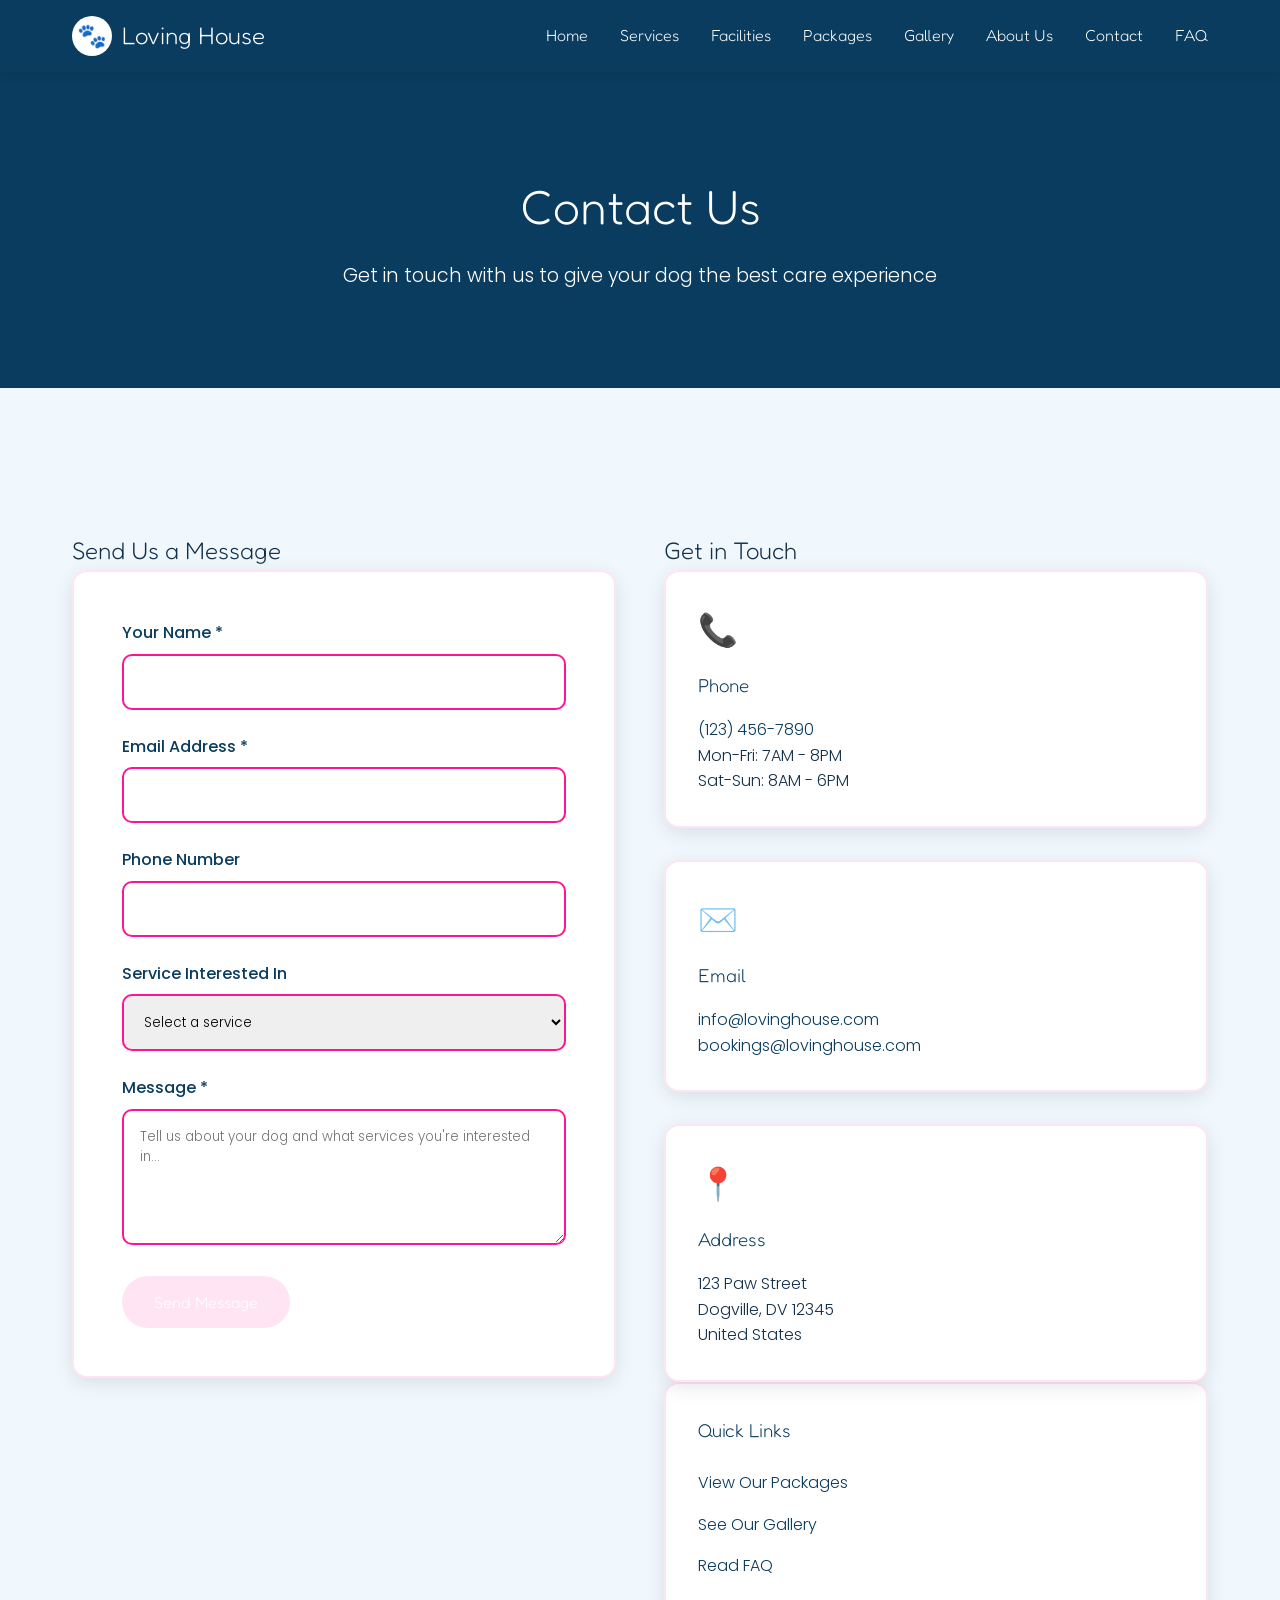
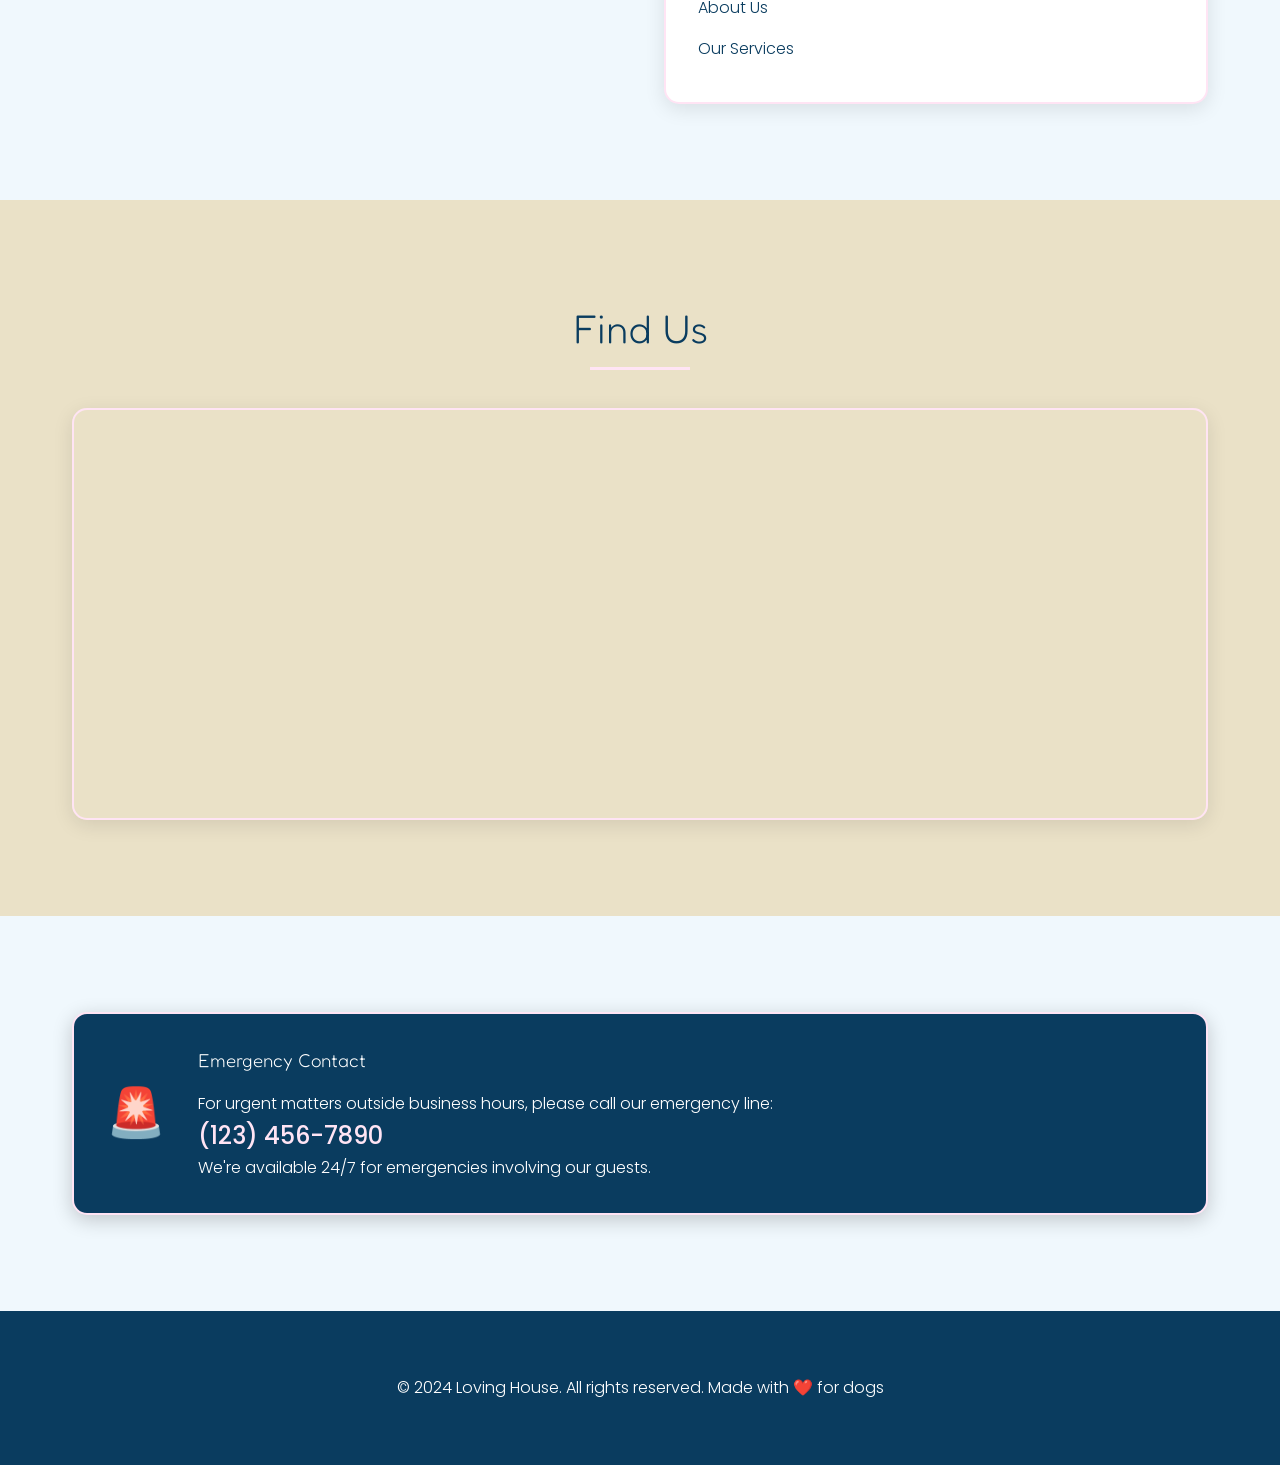
<file: contact.html>
<!DOCTYPE html>
<html lang="en">
<head>
    <meta charset="UTF-8">
    <meta name="viewport" content="width=device-width, initial-scale=1.0">
    <title>Contact Us - Loving House</title>
    <link rel="stylesheet" href="style.css">
    <link rel="preconnect" href="https://fonts.googleapis.com">
    <link rel="preconnect" href="https://fonts.gstatic.com" crossorigin>
    <link href="https://fonts.googleapis.com/css2?family=Poppins:wght@300;400;500;600&family=Fredoka:wght@300;400;500;600&display=swap" rel="stylesheet">
</head>
<body>
    <header>
        <nav>
            <a href="index.html" class="logo">
                <div class="paw-icon"></div>
                <span>Loving House</span>
            </a>
            <ul class="nav-links">
                <li><a href="index.html">Home</a></li>
                <li><a href="services.html">Services</a></li>
                <li><a href="facilities.html">Facilities</a></li>
                <li><a href="packages.html">Packages</a></li>
                <li><a href="gallery.html">Gallery</a></li>
                <li><a href="about.html">About Us</a></li>
                <li><a href="contact.html">Contact</a></li>
                <li><a href="faq.html">FAQ</a></li>
            </ul>
        </nav>
    </header>

    <main>
        <section class="page-header">
            <div class="container">
                <h1>Contact Us</h1>
                <p>Get in touch with us to give your dog the best care experience</p>
            </div>
        </section>

        <section class="contact-main">
            <div class="container">
                <div class="contact-content">
                    <div class="contact-form-section">
                        <h2>Send Us a Message</h2>
                        <form class="contact-form" id="contactForm">
                            <div class="form-group">
                                <label for="name">Your Name *</label>
                                <input type="text" id="name" name="name" required>
                                <span class="error-message"></span>
                            </div>
                            
                            <div class="form-group">
                                <label for="email">Email Address *</label>
                                <input type="email" id="email" name="email" required>
                                <span class="error-message"></span>
                            </div>
                            
                            <div class="form-group">
                                <label for="phone">Phone Number</label>
                                <input type="tel" id="phone" name="phone">
                                <span class="error-message"></span>
                            </div>
                            
                            <div class="form-group">
                                <label for="service">Service Interested In</label>
                                <select id="service" name="service">
                                    <option value="">Select a service</option>
                                    <option value="day-package">Day Package</option>
                                    <option value="classic-package">Classic Package</option>
                                    <option value="premium-package">Premium Package</option>
                                    <option value="custom-package">Custom Package</option>
                                    <option value="grooming">Grooming Services</option>
                                    <option value="training">Training Services</option>
                                    <option value="other">Other</option>
                                </select>
                            </div>
                            
                            <div class="form-group">
                                <label for="message">Message *</label>
                                <textarea id="message" name="message" rows="5" required placeholder="Tell us about your dog and what services you're interested in..."></textarea>
                                <span class="error-message"></span>
                            </div>
                            
                            <button type="submit" class="btn">Send Message</button>
                        </form>
                        
                        <div class="form-success" id="formSuccess" style="display: none;">
                            <h3>Thank you for your message!</h3>
                            <p>We'll get back to you within 24 hours.</p>
                        </div>
                    </div>

                    <div class="contact-info-section">
                        <h2>Get in Touch</h2>
                        <div class="contact-info">
                            <div class="contact-card">
                                <div class="contact-icon">📞</div>
                                <h3>Phone</h3>
                                <p><a href="tel:+1234567890">(123) 456-7890</a></p>
                                <p>Mon-Fri: 7AM - 8PM</p>
                                <p>Sat-Sun: 8AM - 6PM</p>
                            </div>
                            
                            <div class="contact-card">
                                <div class="contact-icon">✉️</div>
                                <h3>Email</h3>
                                <p><a href="mailto:info@lovinghouse.com">info@lovinghouse.com</a></p>
                                <p><a href="mailto:bookings@lovinghouse.com">bookings@lovinghouse.com</a></p>
                            </div>
                            
                            <div class="contact-card">
                                <div class="contact-icon">📍</div>
                                <h3>Address</h3>
                                <p>123 Paw Street</p>
                                <p>Dogville, DV 12345</p>
                                <p>United States</p>
                            </div>
                        </div>

                        <div class="quick-links">
                            <h3>Quick Links</h3>
                            <ul>
                                <li><a href="packages.html">View Our Packages</a></li>
                                <li><a href="gallery.html">See Our Gallery</a></li>
                                <li><a href="faq.html">Read FAQ</a></li>
                                <li><a href="about.html">About Us</a></li>
                                <li><a href="services.html">Our Services</a></li>
                            </ul>
                        </div>
                    </div>
                </div>
            </div>
        </section>

        <section class="map-section">
            <div class="container">
                <h2 class="section-title">Find Us</h2>
                <div class="map-container">
                    <iframe 
                        src="https://www.google.com/maps/embed?pb=!1m18!1m12!1m3!1d3024.2219901290355!2d-74.00369368400567!3d40.71312937933039!2m3!1f0!2f0!3f0!3m2!1i1024!2i768!4f13.1!3m3!1m2!1s0x89c25a316bb8a5b5%3A0x4f5c5e2d2b5c5e2d!2sNew%20York%2C%20NY%2C%20USA!5e0!3m2!1sen!2sus!4v1234567890"
                        width="100%" 
                        height="400" 
                        style="border:0;" 
                        allowfullscreen="" 
                        loading="lazy">
                    </iframe>
                </div>
            </div>
        </section>

        <section class="emergency-contact">
            <div class="container">
                <div class="emergency-card">
                    <div class="emergency-icon">🚨</div>
                    <div class="emergency-content">
                        <h3>Emergency Contact</h3>
                        <p>For urgent matters outside business hours, please call our emergency line:</p>
                        <p class="emergency-phone"><a href="tel:+1234567890">(123) 456-7890</a></p>
                        <p>We're available 24/7 for emergencies involving our guests.</p>
                    </div>
                </div>
            </div>
        </section>
    </main>

    <footer>
        <div class="container">
            <p>&copy; 2024 Loving House. All rights reserved. Made with ❤️ for dogs</p>
        </div>
    </footer>

    <script src="script.js"></script>
</body>
</html>
</file>
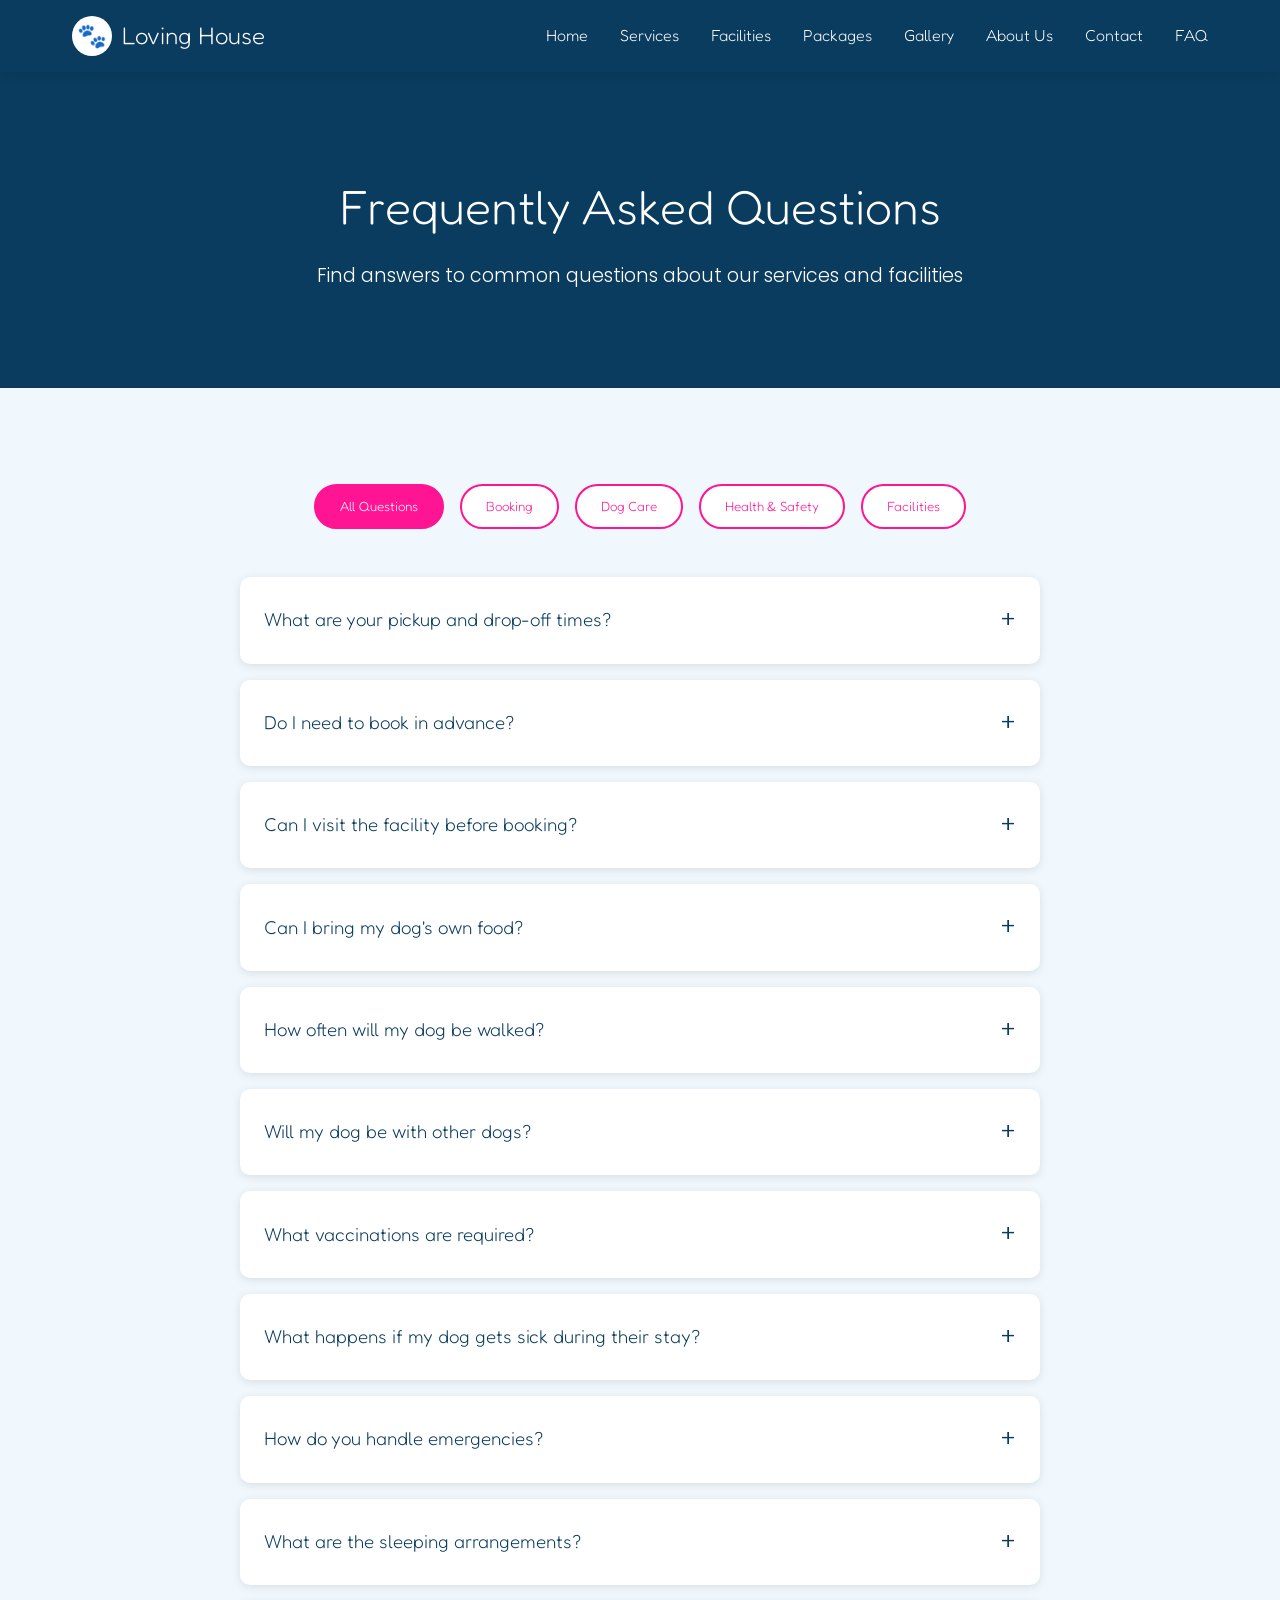
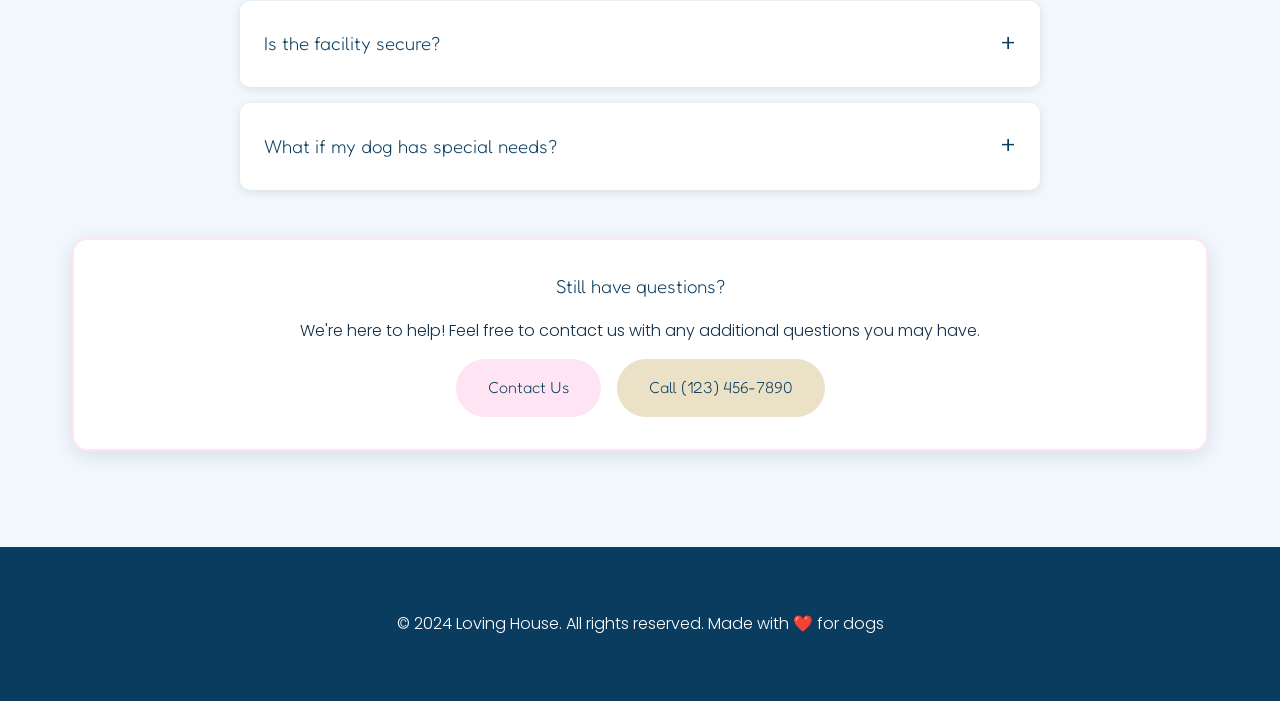
<file: faq.html>
<!DOCTYPE html>
<html lang="en">
<head>
    <meta charset="UTF-8">
    <meta name="viewport" content="width=device-width, initial-scale=1.0">
    <title>FAQ - Loving House</title>
    <link rel="stylesheet" href="style.css">
    <link rel="preconnect" href="https://fonts.googleapis.com">
    <link rel="preconnect" href="https://fonts.gstatic.com" crossorigin>
    <link href="https://fonts.googleapis.com/css2?family=Poppins:wght@300;400;500;600&family=Fredoka:wght@300;400;500;600&display=swap" rel="stylesheet">
</head>
<body>
    <header>
        <nav>
            <a href="index.html" class="logo">
                <div class="paw-icon"></div>
                <span>Loving House</span>
            </a>
            <ul class="nav-links">
                <li><a href="index.html">Home</a></li>
                <li><a href="services.html">Services</a></li>
                <li><a href="facilities.html">Facilities</a></li>
                <li><a href="packages.html">Packages</a></li>
                <li><a href="gallery.html">Gallery</a></li>
                <li><a href="about.html">About Us</a></li>
                <li><a href="contact.html">Contact</a></li>
                <li><a href="faq.html">FAQ</a></li>
            </ul>
        </nav>
    </header>

    <main>
        <section class="page-header">
            <div class="container">
                <h1>Frequently Asked Questions</h1>
                <p>Find answers to common questions about our services and facilities</p>
            </div>
        </section>

        <section class="faq-main">
            <div class="container">
                <div class="faq-categories">
                    <div class="category-buttons">
                        <button class="category-btn active" data-category="all">All Questions</button>
                        <button class="category-btn" data-category="booking">Booking</button>
                        <button class="category-btn" data-category="care">Dog Care</button>
                        <button class="category-btn" data-category="health">Health & Safety</button>
                        <button class="category-btn" data-category="facilities">Facilities</button>
                    </div>
                </div>

                <div class="faq-accordion">
                    <!-- Booking Questions -->
                    <div class="faq-item" data-category="booking">
                        <div class="faq-question">
                            <h3>What are your pickup and drop-off times?</h3>
                            <span class="faq-toggle">+</span>
                        </div>
                        <div class="faq-answer">
                            <p>Our standard pickup and drop-off hours are:</p>
                            <ul>
                                <li><strong>Monday - Friday:</strong> 7:00 AM - 8:00 PM</li>
                                <li><strong>Saturday - Sunday:</strong> 8:00 AM - 6:00 PM</li>
                            </ul>
                            <p>We offer early drop-off (6:30 AM) and late pickup (8:30 PM) for an additional fee of $5 per service. Please let us know in advance if you need these extended hours.</p>
                        </div>
                    </div>

                    <div class="faq-item" data-category="booking">
                        <div class="faq-question">
                            <h3>Do I need to book in advance?</h3>
                            <span class="faq-toggle">+</span>
                        </div>
                        <div class="faq-answer">
                            <p>Yes, advance booking is highly recommended, especially for:</p>
                            <ul>
                                <li>Holiday periods and school vacations</li>
                                <li>Weekend care</li>
                                <li>Long-term stays (one week or more)</li>
                            </ul>
                            <p>We recommend booking at least 2-4 weeks in advance for peak times. Same-day bookings may be available depending on availability, but please call ahead to check.</p>
                        </div>
                    </div>

                    <div class="faq-item" data-category="booking">
                        <div class="faq-question">
                            <h3>Can I visit the facility before booking?</h3>
                            <span class="faq-toggle">+</span>
                        </div>
                        <div class="faq-answer">
                            <p>Absolutely! We encourage prospective clients to visit our facility. Tours are available:</p>
                            <ul>
                                <li><strong>Monday - Friday:</strong> 10:00 AM - 4:00 PM</li>
                                <li><strong>Saturday:</strong> 10:00 AM - 2:00 PM</li>
                            </ul>
                            <p>Please call ahead to schedule a tour so we can ensure someone is available to show you around and answer your questions personally.</p>
                        </div>
                    </div>

                    <!-- Dog Care Questions -->
                    <div class="faq-item" data-category="care">
                        <div class="faq-question">
                            <h3>Can I bring my dog's own food?</h3>
                            <span class="faq-toggle">+</span>
                        </div>
                        <div class="faq-answer">
                            <p>Yes, we encourage you to bring your dog's regular food to maintain their diet and avoid digestive issues. Please:</p>
                            <ul>
                                <li>Label food containers with your dog's name</li>
                                <li>Provide feeding instructions</li>
                                <li>Bring enough for the entire stay plus extra</li>
                                <li>Inform us of any dietary restrictions or allergies</li>
                            </ul>
                            <p>If you prefer, we can provide high-quality premium food for an additional $5 per day.</p>
                        </div>
                    </div>

                    <div class="faq-item" data-category="care">
                        <div class="faq-question">
                            <h3>How often will my dog be walked?</h3>
                            <span class="faq-toggle">+</span>
                        </div>
                        <div class="faq-answer">
                            <p>Walking frequency depends on your chosen package:</p>
                            <ul>
                                <li><strong>Day Package:</strong> 2 walks daily</li>
                                <li><strong>Classic Package:</strong> 3 walks daily</li>
                                <li><strong>Premium Package:</strong> 4 walks daily</li>
                            </ul>
                            <p>All walks include forest trail exploration, playtime, and bathroom breaks. Additional walks can be arranged for $8 per walk.</p>
                        </div>
                    </div>

                    <div class="faq-item" data-category="care">
                        <div class="faq-question">
                            <h3>Will my dog be with other dogs?</h3>
                            <span class="faq-toggle">+</span>
                        </div>
                        <div class="faq-answer">
                            <p>Yes, socialization is part of our care program, but we carefully manage interactions:</p>
                            <ul>
                                <li>Dogs are grouped by size, temperament, and energy level</li>
                                <li>All dogs undergo temperament assessment</li>
                                <li>Staff supervision during all group activities</li>
                                <li>Private time available for dogs who prefer solitude</li>
                            </ul>
                            <p>We prioritize your dog's comfort and safety above all else.</p>
                        </div>
                    </div>

                    <!-- Health & Safety Questions -->
                    <div class="faq-item" data-category="health">
                        <div class="faq-question">
                            <h3>What vaccinations are required?</h3>
                            <span class="faq-toggle">+</span>
                        </div>
                        <div class="faq-answer">
                            <p>All dogs must have current vaccinations:</p>
                            <ul>
                                <li><strong>Rabies:</strong> Required by law</li>
                                <li><strong>DHPP:</strong> Distemper, Hepatitis, Parainfluenza, Parvovirus</li>
                                <li><strong>Bordetella:</strong> Kennel cough (required every 6 months)</li>
                            </ul>
                            <p>Please provide vaccination records at least 48 hours before your dog's first visit. Puppies must have completed their primary vaccination series.</p>
                        </div>
                    </div>

                    <div class="faq-item" data-category="health">
                        <div class="faq-question">
                            <h3>What happens if my dog gets sick during their stay?</h3>
                            <span class="faq-toggle">+</span>
                        </div>
                        <div class="faq-answer">
                            <p>Your dog's health is our top priority. If illness occurs:</p>
                            <ul>
                                <li>24/7 on-call veterinary services available</li>
                                <li>We'll contact you immediately</li>
                                <li>Minor issues handled by our trained staff</li>
                                <li>Emergency transport to partner vet clinic if needed</li>
                            </ul>
                            <p>All medical decisions will be made in consultation with you, and we'll keep you updated throughout any treatment.</p>
                        </div>
                    </div>

                    <div class="faq-item" data-category="health">
                        <div class="faq-question">
                            <h3>How do you handle emergencies?</h3>
                            <span class="faq-toggle">+</span>
                        </div>
                        <div class="faq-answer">
                            <p>We have comprehensive emergency protocols:</p>
                            <ul>
                                <li>First aid-trained staff on-site at all times</li>
                                <li>Partner veterinary clinics within 10 minutes</li>
                                <li>Emergency transport arrangements</li>
                                <li>Detailed emergency contact procedures</li>
                            </ul>
                            <p>We conduct regular emergency drills and maintain detailed medical records for all guests.</p>
                        </div>
                    </div>

                    <!-- Facilities Questions -->
                    <div class="faq-item" data-category="facilities">
                        <div class="faq-question">
                            <h3>What are the sleeping arrangements?</h3>
                            <span class="faq-toggle">+</span>
                        </div>
                        <div class="faq-answer">
                            <p>We offer comfortable sleeping options:</p>
                            <ul>
                                <li>Individual climate-controlled rooms</li>
                                <li>Orthopedic bedding provided</li>
                                <li>Personal items from home welcome</li>
                                <li>Nightlight and calming music available</li>
                            </ul>
                            <p>Rooms are cleaned daily and maintained at optimal temperature and humidity levels.</p>
                        </div>
                    </div>

                    <div class="faq-item" data-category="facilities">
                        <div class="faq-question">
                            <h3>Is the facility secure?</h3>
                            <span class="faq-toggle">+</span>
                        </div>
                        <div class="faq-answer">
                            <p>Security is our highest priority:</p>
                            <ul>
                                <li>24/7 video surveillance</li>
                                <li>Double-gated entry systems</li>
                                <li>6-foot high fencing with dig barriers</li>
                                <li>Fire and security alarm systems</li>
                                <li>Staff on premises 24/7</li>
                            </ul>
                            <p>We conduct regular security checks and maintain all safety equipment to the highest standards.</p>
                        </div>
                    </div>

                    <div class="faq-item" data-category="facilities">
                        <div class="faq-question">
                            <h3>What if my dog has special needs?</h3>
                            <span class="faq-toggle">+</span>
                        </div>
                        <div class="faq-answer">
                            <p>We accommodate many special needs:</p>
                            <ul>
                                <li>Medication administration</li>
                                <li>Special dietary requirements</li>
                                <li>Mobility assistance</li>
                                <li>Behavioral modification support</li>
                                <li>Senior dog care protocols</li>
                            </ul>
                            <p>Please discuss your dog's specific needs during booking so we can provide the best possible care.</p>
                        </div>
                    </div>
                </div>

                <div class="faq-contact">
                    <div class="contact-card">
                        <h3>Still have questions?</h3>
                        <p>We're here to help! Feel free to contact us with any additional questions you may have.</p>
                        <div class="contact-buttons">
                            <a href="contact.html" class="btn">Contact Us</a>
                            <a href="tel:+1234567890" class="btn btn-secondary">Call (123) 456-7890</a>
                        </div>
                    </div>
                </div>
            </div>
        </section>
    </main>

    <footer>
        <div class="container">
            <p>&copy; 2024 Loving House. All rights reserved. Made with ❤️ for dogs</p>
        </div>
    </footer>

    <script src="script.js"></script>
</body>
</html>
</file>
<file: style.css>
/* Color Palette */
:root {
    --light-brown: #eae1c7;
    --pink: #ffe4f4;
    --dark-blue: #0a3c5f;
    --light-blue: #f0f8fd;
    --text-color: #13304b;
    --white: #ffffff;
    --black: #000000;
}

/* Reset and Base Styles */
* {
    margin: 0;
    padding: 0;
    box-sizing: border-box;
}

body {
    font-family: 'Poppins', sans-serif;
    font-weight: 300;
    background-color: var(--light-blue);
    color: var(--text-color);
    line-height: 1.6;
}

h1, h2, h3, h4, h5, h6 {
    font-family: 'Fredoka', sans-serif;
    font-weight: 300;
    color: var(--text-color);
}

/* Header and Navigation */
header {
    background-color: var(--dark-blue);
    padding: 1rem 0;
    position: sticky;
    top: 0;
    z-index: 1000;
    box-shadow: 0 2px 10px rgba(0,0,0,0.1);
}

nav {
    max-width: 1200px;
    margin: 0 auto;
    padding: 0 2rem;
    display: flex;
    justify-content: space-between;
    align-items: center;
}

.logo {
    display: flex;
    align-items: center;
    gap: 10px;
    font-family: 'Fredoka', sans-serif;
    font-size: 1.5rem;
    font-weight: 300;
    color: var(--white);
    text-decoration: none;
}

.paw-icon {
    width: 40px;
    height: 40px;
    background-color: var(--white);
    border-radius: 50%;
    display: flex;
    align-items: center;
    justify-content: center;
    font-size: 1.5rem;
}

.paw-icon::before {
    content: "🐾";
    color: var(--pink);
    font-size: 1.5rem;
}

.nav-links {
    display: flex;
    list-style: none;
    gap: 2rem;
}

.nav-links a {
    text-decoration: none;
    color: var(--white);
    font-family: 'Fredoka', sans-serif;
    font-weight: 300;
    transition: color 0.3s ease;
    position: relative;
}

.nav-links a:hover {
    color: var(--pink);
}

.nav-links a::after {
    content: '';
    position: absolute;
    bottom: -5px;
    left: 0;
    width: 0;
    height: 2px;
    background-color: var(--pink);
    transition: width 0.3s ease;
}

.nav-links a:hover::after {
    width: 100%;
}

/* Container */
.container {
    max-width: 1200px;
    margin: 0 auto;
    padding: 2rem;
}

/* Buttons */
.btn {
    display: inline-block;
    padding: 1rem 2rem;
    background-color: var(--pink);
    color: var(--white);
    text-decoration: none;
    border-radius: 50px;
    font-family: 'Fredoka', sans-serif;
    font-weight: 300;
    transition: all 0.3s ease;
    border: none;
    cursor: pointer;
    font-size: 1rem;
}

.btn:hover {
    background-color: var(--dark-blue);
    transform: translateY(-2px);
    box-shadow: 0 10px 20px rgba(10, 60, 95, 0.3);
}

.btn-secondary {
    background-color: var(--light-brown);
    color: var(--text-color);
}

.btn-secondary:hover {
    background-color: var(--dark-blue);
    color: var(--white);
}

/* Hero Section */
.hero {
    position: relative;
    height: 100vh;
    overflow: hidden;
}

.hero-video {
    position: relative;
    height: 100%;
    width: 100%;
}

.hero-video video {
    width: 100%;
    height: 100%;
    object-fit: cover;
}

.hero-overlay {
    position: absolute;
    top: 0;
    left: 0;
    width: 100%;
    height: 100%;
    background: rgba(10, 60, 95, 0.4);
}

.hero-content {
    position: absolute;
    top: 50%;
    left: 50%;
    transform: translate(-50%, -50%);
    text-align: center;
    color: var(--white);
    z-index: 2;
}

.hero-content h1 {
    font-size: 4rem;
    margin-bottom: 1rem;
    color: var(--white);
    font-weight: 300;
}

.hero-content p {
    font-size: 1.5rem;
    margin-bottom: 2rem;
    font-weight: 300;
}

/* Page Headers */
.page-header {
    background-color: var(--dark-blue);
    padding: 4rem 0;
    text-align: center;
    color: var(--white);
}

.page-header h1 {
    font-size: 3rem;
    margin-bottom: 1rem;
    color: var(--white);
}

.page-header p {
    font-size: 1.2rem;
    color: var(--white);
}

/* Section Titles */
.section-title {
    text-align: center;
    font-size: 2.5rem;
    margin-bottom: 3rem;
    color: var(--dark-blue);
    position: relative;
}

.section-title::after {
    content: '';
    position: absolute;
    bottom: -10px;
    left: 50%;
    transform: translateX(-50%);
    width: 100px;
    height: 3px;
    background-color: var(--pink);
}

/* Services Preview */
.services-preview {
    padding: 4rem 0;
    background-color: var(--light-blue);
}

.services-grid {
    display: grid;
    grid-template-columns: repeat(auto-fit, minmax(300px, 1fr));
    gap: 2rem;
    margin-top: 3rem;
}

.service-card {
    background-color: var(--white);
    padding: 2rem;
    border-radius: 15px;
    box-shadow: 0 5px 20px rgba(0,0,0,0.1);
    transition: transform 0.3s ease, box-shadow 0.3s ease;
    text-align: center;
}

.service-card:hover {
    transform: translateY(-10px);
    box-shadow: 0 15px 30px rgba(10, 60, 95, 0.2);
}

.service-card img {
    width: 100%;
    height: 200px;
    object-fit: cover;
    border-radius: 10px;
    margin-bottom: 1rem;
}

.service-card h3 {
    color: var(--dark-blue);
    margin-bottom: 1rem;
    font-weight: 300;
}

/* Packages Preview */
.packages-preview {
    padding: 4rem 0;
    background-color: var(--light-brown);
}

.packages-container {
    display: grid;
    grid-template-columns: repeat(auto-fit, minmax(300px, 1fr));
    gap: 2rem;
    margin-top: 3rem;
}

.package-card {
    background-color: var(--white);
    border-radius: 15px;
    overflow: hidden;
    box-shadow: 0 10px 30px rgba(0,0,0,0.1);
    transition: transform 0.3s ease;
}

.package-card:hover {
    transform: translateY(-5px);
    color: var(--white);
}

.package-header {
    background: linear-gradient(135deg, var(--dark-blue), var(--dark-blue));
    padding: 2rem;
    text-align: center;
    color: var(--white);
}

.package-header h3 {
    font-size: 1.8rem;
    margin-bottom: 0.5rem;
    color: var(--white);
}

.price {
    font-size: 2rem;
    font-weight: 300;
    color: var(--white);
}

.price span {
    font-size: 1rem;
}

.package-content {
    padding: 2rem;
}

.package-features {
    list-style: none;
    padding: 0;
}

.package-features li {
    padding: 0.5rem 0;
    color: #ff1493;
}

.package-features li::before {
    content: "✓";
    color: #ff1493;
    margin-right: 0.5rem;
    font-weight: bold;
}

/* CTA Section */
.cta-section {
    padding: 4rem 0;
    background-color: var(--dark-blue);
    color: var(--white);
    text-align: center;
}

.cta-content h2 {
    font-size: 2.5rem;
    margin-bottom: 1rem;
    color: var(--white);
}

.cta-content p {
    font-size: 1.2rem;
    margin-bottom: 2rem;
}

.cta-buttons {
    display: flex;
    gap: 1rem;
    justify-content: center;
    flex-wrap: wrap;
}

/* Services Detail Page */
.services-detail {
    padding: 4rem 0;
    background-color: var(--light-blue);
}

.tabs {
    display: flex;
    justify-content: center;
    margin-bottom: 2rem;
    flex-wrap: wrap;
    gap: 1rem;
}

.tab-button {
    padding: 1rem 2rem;
    background-color: var(--white);
    border: 2px solid var(--light-brown);
    border-radius: 50px;
    cursor: pointer;
    font-family: 'Fredoka', sans-serif;
    color: #ff1493;
}

.tab-button:hover {
    background-color: #ff1493;
    color: var(--white);
}

.tab-button.active {
    background-color: var(--dark-blue);
    color: var(--white);
    border-color: var(--dark-blue);
}

.tab-content {
    display: none;
    background-color: var(--white);
    padding: 2rem;
    border-radius: 15px;
    box-shadow: 0 5px 20px rgba(0,0,0,0.1);
}

.tab-content.active {
    display: block;
    animation: fadeIn 0.5s ease;
}

.service-detail-content {
    display: grid;
    grid-template-columns: 1fr 1fr;
    gap: 2rem;
    align-items: center;
}

.service-image img {
    width: 100%;
    border-radius: 15px;
}

.service-text h3 {
    color: var(--dark-blue);
    margin-bottom: 1rem;
}

.service-text ul {
    margin-top: 1rem;
    list-style: none;
}

.service-text li {
    padding: 0.5rem 0;
    position: relative;
    padding-left: 20px;
}

.service-text li::before {
    content: "✓";
    position: absolute;
    left: 0;
    color: #ff1493;
    font-weight: bold;
}

/* Facilities Page */
.facilities-detail {
    padding: 4rem 0;
    background-color: var(--light-blue);
}

.facilities-grid {
    display: grid;
    grid-template-columns: repeat(auto-fit, minmax(350px, 1fr));
    gap: 2rem;
    margin-top: 3rem;
}

.facility-item {
    position: relative;
    overflow: hidden;
    border-radius: 15px;
    box-shadow: 0 5px 20px rgba(0,0,0,0.1);
    transition: transform 0.3s ease;
}

.facility-item:hover {
    transform: scale(1.05);
}

.facility-image-container {
    position: relative;
    height: 300px;
}

.facility-item img {
    width: 100%;
    height: 100%;
    object-fit: cover;
    transition: transform 0.3s ease;
}

.facility-item:hover img {
    transform: scale(1.1);
}

.facility-overlay {
    position: absolute;
    bottom: 0;
    left: 0;
    right: 0;
    background: linear-gradient(to top, rgba(10, 60, 95, 0.95), transparent);
    color: white;
    padding: 2rem;
    transform: translateY(100%);
    transition: transform 0.3s ease;
}

.facility-item:hover .facility-overlay {
    transform: translateY(0);
}

.facility-overlay h3 {
    color: var(--white);
    margin-bottom: 0.5rem;
}

/* Facility Features */
.facility-features {
    padding: 4rem 0;
    background-color: var(--light-brown);
}

.features-grid {
    display: grid;
    grid-template-columns: repeat(auto-fit, minmax(250px, 1fr));
    gap: 2rem;
    margin-top: 3rem;
}

.feature-card {
    background-color: var(--white);
    padding: 2rem;
    border-radius: 15px;
    text-align: center;
    box-shadow: 0 5px 20px rgba(0,0,0,0.1);
    transition: transform 0.3s ease;
}

.feature-card:hover {
    transform: translateY(-5px);
}

.feature-icon {
    font-size: 3rem;
    margin-bottom: 1rem;
}

.feature-card h3 {
    color: var(--dark-blue);
    margin-bottom: 1rem;
}

/* Packages Detail */
.packages-detail {
    padding: 4rem 0;
    background-color: var(--light-blue);
}

.package-header h3 {
    font-size: 1.5rem;
    color: #ff1493;
    margin-bottom: 0.5rem;
}

.package-header .price {
    font-size: 2rem;
    font-weight: 600;
    color: #ff1493;
}

.package-header .price span {
    font-size: 1rem;
    opacity: 0.8;
}

.package-badge {
    background-color: #ff1493;
    color: var(--white);
    padding: 0.5rem 1rem;
    border-radius: 20px;
    font-size: 0.8rem;
    font-weight: 600;
    display: inline-block;
}

.package-actions {
display: flex;
gap: 1rem;
margin-top: 1rem;
}

.pa.contact-form button.package-btn {
    background-color: #ff1493;
    color: var(--white);
    border: 2px solid #ff1493;
    padding: 0.75rem 1.5rem;
    border-radius: 25px;
    font-weight: 600;
    cursor: pointer;
    transition: all 0.3s ease;
    text-decoration: none;
    display: inline-block;
}

.package-btn:hover {
    background-color: var(--white);
    color: #ff1493;
    transform: translateY(-2px);
}

.custom-packages {
margin-top: 4rem;
padding: 3rem;
background-color: var(--white);
border-radius: 15px;
box-shadow: 0 5px 20px rgba(0,0,0,0.1);
}

.custom-packages h2 {
    color: var(--dark-blue);
    margin-bottom: 2rem;
}

.custom-packages p {
    color: var(--dark-blue);
    margin-bottom: 2rem;
}

.custom-content {
    display: grid;
    grid-template-columns: 2fr 1fr;
    gap: 2rem;
    align-items: center;
}

.custom-image img {
    width: 100%;
    border-radius: 15px;
}

.custom-text h3 {
    color: #ff1493;
    margin-bottom: 1rem;
}

.custom-text ul {
    margin: 1rem 0;
    list-style: none;
}

.custom-text li {
    padding: 0.5rem 0;
    position: relative;
    padding-left: 20px;
    color: #ff1493;
}

.custom-text li::before {
    content: "✓";
    position: absolute;
    left: 0;
    color: #ff1493;
}

/* Package Comparison */
.package-comparison {
    margin-top: 4rem;
    padding: 3rem;
    background-color: var(--white);
    border-radius: 15px;
    box-shadow: 0 5px 20px rgba(0,0,0,0.1);
}

.comparison-table {
    overflow-x: auto;
}

.comparison-table table {
    width: 100%;
    border-collapse: collapse;
    margin-top: 2rem;
}

.comparison-table th,
.comparison-table td {
    padding: 1rem;
    text-align: center;
    border: 1px solid var(--light-brown);
    color: #ff1493;
}

.comparison-table th {
    background-color: #ff1493;
    color: var(--white);
}

.comparison-table td:first-child {
    text-align: left;
    font-weight: 500;
    color: #ff1493;
}

/* Gallery Page */
.gallery-filters {
    padding: 2rem 0;
    background-color: var(--light-blue);
}

.filter-buttons {
    display: flex;
    justify-content: center;
    gap: 1rem;
    flex-wrap: wrap;
}

.filter-btn {
    padding: 0.8rem 1.5rem;
    background-color: var(--white);
    border: 2px solid #ff1493;
    border-radius: 25px;
    cursor: pointer;
    font-family: 'Fredoka', sans-serif;
    color: #ff1493;
}

.filter-btn:hover {
    background-color: #ff1493;
    color: var(--white);
}

.filter-btn.active {
    background-color: #ff1493;
    color: white;
    border-color: #ff1493;
}

.gallery-grid {
    padding: 4rem 0;
    background-color: var(--light-blue);
}

.gallery-items {
    display: grid;
    grid-template-columns: repeat(auto-fit, minmax(300px, 1fr));
    gap: 2rem;
}

.gallery-item {
    position: relative;
    overflow: hidden;
    border-radius: 15px;
    box-shadow: 0 5px 20px rgba(0,0,0,0.1);
    cursor: pointer;
    transition: transform 0.3s ease;
}

.gallery-item:hover {
    transform: scale(1.05);
}

.gallery-item img {
    width: 100%;
    height: 250px;
    object-fit: cover;
    transition: transform 0.3s ease;
}

.gallery-item:hover img {
    transform: scale(1.1);
}

.gallery-overlay {
    position: absolute;
    bottom: 0;
    left: 0;
    right: 0;
    background: linear-gradient(to top, rgba(10, 60, 95, 0.9), transparent);
    color: var(--white);
    padding: 2rem;
    transform: translateY(100%);
    transition: transform 0.3s ease;
}

.gallery-item:hover .gallery-overlay {
    transform: translateY(0);
}

.gallery-overlay h4 {
    color: var(--white);
    margin-bottom: 0.5rem;
}

/* Lightbox */
.lightbox {
    display: none;
    position: fixed;
    top: 0;
    left: 0;
    width: 100%;
    height: 100%;
    background-color: rgba(0,0,0,0.9);
    z-index: 2000;
}

.lightbox-content {
    position: relative;
    max-width: 900px;
    margin: 50px auto;
    text-align: center;
}

.lightbox-close {
    position: absolute;
    top: 20px;
    right: 35px;
    color: var(--white);
    font-size: 40px;
    font-weight: bold;
    cursor: pointer;
}

.lightbox-image {
    width: 100%;
    max-height: 70vh;
    object-fit: contain;
    border-radius: 10px;
}

.lightbox-caption {
    color: var(--white);
    padding: 20px;
    text-align: center;
}

/* About Page */
.about-intro {
    padding: 4rem 0;
    background-color: var(--light-blue);
}

.about-content {
    display: grid;
    grid-template-columns: 1fr 1fr;
    gap: 3rem;
    align-items: center;
}

.about-text h2 {
    color: var(--dark-blue);
    margin-bottom: 1.5rem;
}

.about-image img {
    width: 100%;
    border-radius: 15px;
    box-shadow: 0 10px 30px rgba(0,0,0,0.1);
}

.mission-vision {
    padding: 4rem 0;
    background-color: var(--white);
}

.mission-vision-grid {
    display: grid;
    grid-template-columns: repeat(auto-fit, minmax(300px, 1fr));
    gap: 2rem;
    margin-top: 3rem;
}

.mission-card,
.vision-card {
    background-color: var(--white);
    border-radius: 15px;
    padding: 2rem;
    text-align: center;
    box-shadow: 0 5px 20px rgba(0,0,0,0.1);
    transition: transform 0.3s ease;
}

.mission-card:hover,
.vision-card:hover {
    transform: translateY(-5px);
}

.card-icon {
    font-size: 3rem;
    margin-bottom: 1rem;
    color: var(--pink);
}

.mission-card h3,
.vision-card h3 {
    color: var(--dark-blue);
    margin-bottom: 1rem;
}

.mission-card p,
.vision-card p {
    color: var(--text-color);
    line-height: 1.6;
}

.why-choose-us {
    padding: 4rem 0;
    background-color: var(--white);
}

.why-choose-us .section-title {
    color: var(--dark-blue);
    text-align: center;
    margin-bottom: 3rem;
}

.why-choose-us .choose-item {
    background-color: var(--white);
    border-radius: 15px;
    padding: 2rem;
    text-align: center;
    transition: transform 0.3s ease;
    box-shadow: 0 5px 20px rgba(0,0,0,0.1);
}

.why-choose-us .choose-item:hover {
    transform: translateY(-5px);
}

.why-choose-us .choose-icon {
    font-size: 3rem;
    margin-bottom: 1rem;
    color: var(--dark-blue);
}

.why-choose-us h3 {
    color: var(--dark-blue);
    margin-bottom: 1rem;
}

.why-choose-us p {
    color: var(--dark-blue);
    line-height: 1.6;
}

.team-section {
    padding: 4rem 0;
    background-color: var(--white);
}

.team-grid {
    display: grid;
    grid-template-columns: repeat(auto-fit, minmax(300px, 1fr));
    gap: 2rem;
    margin-top: 3rem;
}

.team-member {
    background-color: var(--white);
    border-radius: 15px;
    overflow: hidden;
    box-shadow: 0 5px 20px rgba(0,0,0,0.1);
    transition: transform 0.3s ease;
    display: flex;
    flex-direction: row;
    align-items: center;
    padding: 1.5rem;
    gap: 2rem;
}

.member-image {
    width: 120px;
    height: 120px;
    overflow: hidden;
    border-radius: 50%;
    flex-shrink: 0;
}

.member-image img {
    width: 100%;
    height: 100%;
    object-fit: cover;
    border-radius: 50%;
}

.member-info {
    flex: 1;
    text-align: left;
}

.member-info h3 {
    color: var(--dark-blue);
    margin-bottom: 0.5rem;
    font-size: 1.2rem;
}

.position {
    color: var(--dark-blue);
    font-weight: 500;
    margin-bottom: 0.5rem;
}

.bio {
    font-size: 0.9rem;
    line-height: 1.5;
    color: var(--dark-blue);
}

.stats-section {
    padding: 4rem 0;
    background-color: var(--dark-blue);
    color: var(--white);
}

.stats-grid {
    display: grid;
    grid-template-columns: repeat(auto-fit, minmax(200px, 1fr));
    gap: 2rem;
    margin-top: 3rem;
    text-align: center;
}

.stat-number {
    font-size: 3rem;
    font-weight: 300;
    color: var(--pink);
    margin-bottom: 0.5rem;
}

.stat-label {
    font-size: 1.2rem;
}

/* Contact Page */
.contact-main {
    padding: 4rem 0;
    background-color: var(--light-blue);
}

.contact-content {
    display: grid;
    grid-template-columns: 1fr 1fr;
    gap: 3rem;
    margin-top: 3rem;
}

.contact-form {
    background-color: var(--white);
    padding: 3rem;
    border-radius: 15px;
    box-shadow: 0 5px 20px rgba(0,0,0,0.1);
    border: 2px solid var(--pink);
}

.form-group {
    margin-bottom: 1.5rem;
}

.form-group label {
    display: block;
    margin-bottom: 0.5rem;
    color: var(--dark-blue);
    font-weight: 500;
}

.form-group input,
.form-group textarea,
.form-group select {
    width: 100%;
    padding: 1rem;
    border: 2px solid #ff1493;
    border-radius: 10px;
    font-family: 'Poppins', sans-serif;
    font-weight: 300;
    transition: border-color 0.3s ease;
}

.form-group input:focus,
.form-group textarea:focus,
.form-group select:focus {
    outline: none;
    border-color: var(--pink);
}

.contact-info {
    display: flex;
    flex-direction: column;
    gap: 2rem;
}

.contact-card {
    background-color: var(--white);
    padding: 2rem;
    border-radius: 15px;
    box-shadow: 0 5px 20px rgba(0,0,0,0.1);
    transition: transform 0.3s ease;
    border: 2px solid var(--pink);
}

.contact-card:hover {
    transform: translateY(-5px);
}

.contact-icon {
    font-size: 2rem;
    margin-bottom: 1rem;
}

.contact-card h3 {
    color: var(--dark-blue);
    margin-bottom: 1rem;
}

.contact-card a {
    color: var(--dark-blue);
    text-decoration: none;
}

.contact-card a:hover {
    color: var(--pink);
}

.quick-links {
    background-color: var(--white);
    padding: 2rem;
    border-radius: 15px;
    box-shadow: 0 5px 20px rgba(0,0,0,0.1);
    border: 2px solid var(--pink);
}

.quick-links h3 {
    color: var(--dark-blue);
    margin-bottom: 1rem;
}

.quick-links ul {
    list-style: none;
}

.quick-links li {
    padding: 0.5rem 0;
}

.quick-links a {
    color: var(--dark-blue);
    text-decoration: none;
    transition: color 0.3s ease;
}

.quick-links a:hover {
    color: var(--pink);
}

.map-section {
    padding: 4rem 0;
    background-color: var(--light-brown);
}

.map-container {
    border-radius: 15px;
    overflow: hidden;
    box-shadow: 0 5px 20px rgba(0,0,0,0.1);
    border: 2px solid var(--pink);
}

.emergency-contact {
    padding: 4rem 0;
    background-color: var(--light-blue);
}

.emergency-card {
    background-color: var(--dark-blue);
    color: var(--white);
    padding: 2rem;
    border-radius: 15px;
    display: flex;
    align-items: center;
    gap: 2rem;
    box-shadow: 0 5px 20px rgba(0,0,0,0.2);
    border: 2px solid var(--pink);
}

.emergency-icon {
    font-size: 3rem;
}

.emergency-content h3 {
    color: var(--white);
    margin-bottom: 1rem;
}

.emergency-phone {
    font-size: 1.5rem;
    font-weight: 500;
    color: var(--pink);
}

.emergency-phone a {
    color: var(--pink);
    text-decoration: none;
}

/* FAQ Page */
.faq-main {
    padding: 4rem 0;
    background-color: var(--light-blue);
}

.faq-categories {
    margin-bottom: 3rem;
}

.category-buttons {
    display: flex;
    justify-content: center;
    gap: 1rem;
    flex-wrap: wrap;
}

.category-btn {
    padding: 0.8rem 1.5rem;
    background-color: var(--white);
    border: 2px solid #ff1493;
    border-radius: 25px;
    cursor: pointer;
    font-family: 'Fredoka', sans-serif;
    font-weight: 300;
    transition: all 0.3s ease;
    color: #ff1493;
}

.category-btn:hover {
    background-color: #ff1493;
    color: var(--white);
}

.category-btn.active {
    background-color: #ff1493;
    color: white;
    border-color: #ff1493;
}

.faq-accordion {
    max-width: 800px;
    margin: 0 auto;
}

.faq-item {
    background-color: var(--white);
    margin-bottom: 1rem;
    border-radius: 10px;
    overflow: hidden;
    color: var(--dark-blue);
    box-shadow: 0 2px 10px rgba(0,0,0,0.1);
}

.faq-question {
    padding: 1.5rem;
    cursor: pointer;
    display: flex;
    justify-content: space-between;
    align-items: center;
    transition: background-color 0.3s ease;
}

.faq-question:hover {
    background-color: var(--light-blue);
}

.faq-question h3 {
    margin: 0;
    color: var(--dark-blue);
    font-weight: 300;
}

.faq-answer {
    color: var(--dark-blue);
    line-height: 1.6;
    padding: 0 1.5rem;
    max-height: 0;
    overflow: hidden;
}

.faq-toggle {
    font-size: 1.5rem;
    color: var(--dark-blue);
    transition: transform 0.3s ease;
}

.faq-item.active .faq-toggle {
    transform: rotate(45deg);
}

.faq-item.active .faq-answer {
    padding: 1.5rem;
    max-height: 500px;
}

.faq-answer ul {
    margin: 1rem 0;
    padding-left: 20px;
}

.faq-contact {
    margin-top: 3rem;
    text-align: center;
}

.faq-contact .contact-form {
    background-color: var(--white);
    padding: 3rem;
    border-radius: 15px;
    box-shadow: 0 5px 20px rgba(0,0,0,0.1);
    max-width: 600px;
    margin: 0 auto;
    border: 2px solid var(--pink);
}

.contact-buttons {
    display: flex;
    gap: 1rem;
    justify-content: center;
    margin-top: 1rem;
    flex-wrap: wrap;
}

/* Footer */
footer {
    background-color: var(--dark-blue);
    color: var(--white);
    text-align: center;
    padding: 2rem 0;
}

footer p {
    margin: 0;
    color: var(--white);
}

footer a {
    color: var(--white);
    text-decoration: none;
}

footer a:hover {
    text-decoration: none;
}

@keyframes fadeIn {
    from {
        opacity: 0;
        transform: translateY(20px);
    }
    to {
        opacity: 1;
        transform: translateY(0);
    }
}

.fade-in {
    opacity: 0;
    transform: translateY(30px);
    transition: opacity 0.6s ease, transform 0.6s ease;
}

.fade-in.visible {
    opacity: 1;
    transform: translateY(0);
}

/* Form Validation */
.error {
    border-color: #ff6b6b !important;
}

.error-message {
    color: #ff6b6b;
    font-size: 0.9rem;
    margin-top: 0.5rem;
    display: block;
}

.form-success {
    background-color: #4caf50;
    color: var(--white);
    padding: 2rem;
    border-radius: 15px;
    text-align: center;
}

/* Responsive Design */
@media (max-width: 480px) {
    .container {
        padding: 1rem;
    }
}

@media (max-width: 768px) {
    .nav-links {
        flex-direction: column;
        gap: 1rem;
        position: absolute;
        top: 100%;
        left: 0;
        width: 100%;
        background-color: var(--dark-blue);
        padding: 1rem;
        display: none;
    }
    
    .hero-content h1 {
        font-size: 2.5rem;
    }
    
    .hero-content p {
        font-size: 1.2rem;
    }
    
    .about-content,
    .contact-content,
    .custom-content {
        grid-template-columns: 1fr;
    }
    
    .section-title {
        font-size: 2rem;
    }
    
    .emergency-card {
        flex-direction: column;
        text-align: center;
    }
    
    .service-detail-content {
        grid-template-columns: 1fr;
    }
    
    .stats-grid {
        grid-template-columns: repeat(2, 1fr);
    }
    
    .packages-container {
        grid-template-columns: 1fr;
    }
    
    .gallery-items {
        grid-template-columns: repeat(auto-fit, minmax(250px, 1fr));
    }
    
    .team-grid {
        grid-template-columns: repeat(auto-fit, minmax(250px, 1fr));
    }
    
    .comparison-table {
        font-size: 0.9rem;
    }
    
    .cta-buttons {
        flex-direction: column;
        align-items: center;
    }
    
    .package-actions {
        flex-direction: column;
    }
    
    .contact-buttons {
        flex-direction: column;
    }
    
    .hero-content h1 {
        font-size: 2rem;
    }
    
    .page-header h1 {
        font-size: 2rem;
    }
    
    .section-title {
        font-size: 1.8rem;
    }
    
    .stats-grid {
        grid-template-columns: 1fr;
    }
    
    .gallery-items {
        grid-template-columns: 1fr;
    }
    
    .team-grid {
        grid-template-columns: 1fr;
    }
}
</file>
